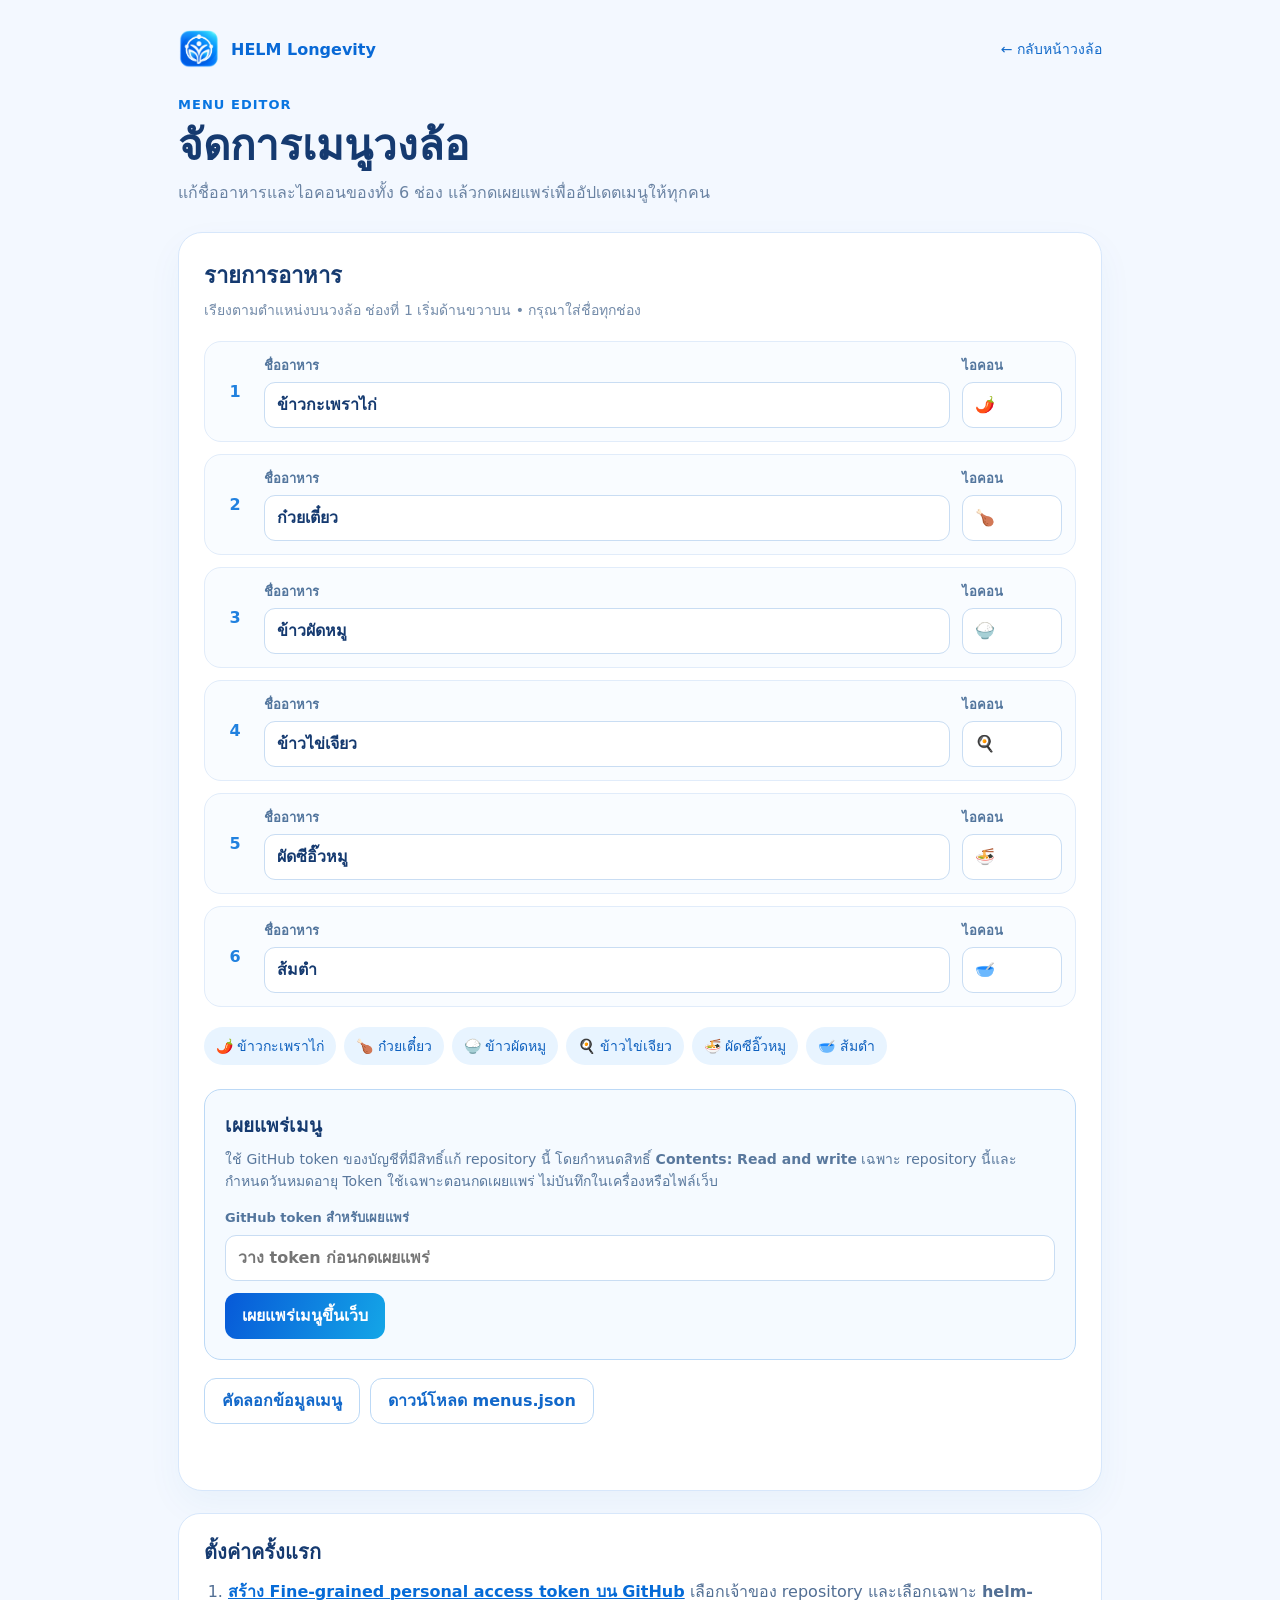
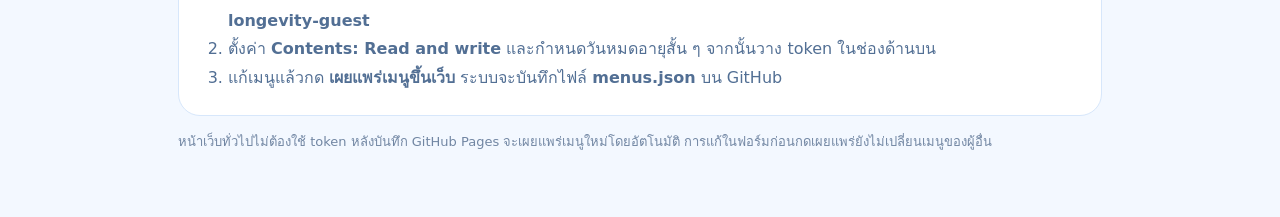
<file: admin.html>
<!doctype html>
<html lang="th">
<head>
  <meta charset="utf-8">
  <meta name="viewport" content="width=device-width, initial-scale=1">
  <meta name="referrer" content="no-referrer">
  <meta http-equiv="Content-Security-Policy" content="default-src 'self'; script-src 'self'; style-src 'self' 'unsafe-inline'; img-src 'self' data:; connect-src 'self' https://api.github.com https://gofive-it-excellence.github.io; base-uri 'none'; form-action 'none'">
  <title>จัดการเมนูวงล้อ • HELM Longevity</title>
  <style>
    :root{font-family:system-ui,-apple-system,"Noto Sans Thai",sans-serif;color:#153a70;background:#f3f8ff}
    *{box-sizing:border-box}body{margin:0}button,input{font:inherit}button{cursor:pointer}
    .shell{max-width:960px;margin:auto;padding:28px 18px 64px}
    header{display:flex;justify-content:space-between;align-items:center;gap:16px;margin-bottom:24px}
    .brand{display:flex;align-items:center;gap:11px;color:#0869d6;font-weight:750;text-decoration:none}.brand img{width:42px;height:42px;object-fit:contain}
    .back{color:#126aca;text-decoration:none;font-size:14px}.eyebrow{font-size:13px;font-weight:750;letter-spacing:.08em;color:#0875e1}
    h1{font-size:clamp(29px,5vw,42px);line-height:1.2;margin:8px 0}.lead{color:#6982a2;line-height:1.7;margin:0 0 25px}
    .card{background:#fff;border:1px solid #d7e7fb;border-radius:24px;padding:25px;box-shadow:0 14px 36px #1f69b40c}
    .card h2{margin:0 0 6px;font-size:22px}.hint{color:#738ba9;font-size:14px;line-height:1.6;margin:0 0 20px}
    .list{display:grid;gap:12px}.row{display:grid;grid-template-columns:34px minmax(0,1fr) 100px;gap:12px;align-items:end;padding:13px;border:1px solid #e1ecfa;border-radius:17px;background:#f9fcff}
    .num{align-self:center;text-align:center;font-weight:800;color:#2181df}.field{display:grid;gap:6px;color:#52759d;font-size:13px;font-weight:650}.field input{width:100%;min-height:46px;padding:8px 12px;border:1px solid #c9ddf3;border-radius:11px;background:#fff;color:#153a70;font-size:16px}.field input:focus{outline:3px solid #cceaff;border-color:#1685eb}
    .preview{display:flex;flex-wrap:wrap;gap:8px;margin:20px 0 24px}.chip{padding:8px 12px;border-radius:999px;background:#e8f4ff;color:#0f61bf;font-size:14px}
    .actions{display:flex;flex-wrap:wrap;gap:10px}.primary,.secondary{min-height:46px;border-radius:12px;padding:9px 17px;font-weight:700}.primary{border:0;background:linear-gradient(110deg,#0759d8,#14a6e7);color:#fff}.secondary{border:1px solid #bcd9f6;background:#fff;color:#1268ca}.primary:hover,.secondary:hover{filter:brightness(.96)}
    button:disabled{opacity:.6;cursor:wait}.publish{margin-top:22px;padding:20px;border:1px solid #bcd9f6;border-radius:17px;background:#f5faff}.publish h3{margin:0 0 8px;font-size:19px}.publish p{margin:0 0 14px;color:#59789d;font-size:14px;line-height:1.6}.publish label{display:grid;gap:7px;color:#52759d;font-size:13px;font-weight:700}.publish input{width:100%;min-height:46px;padding:9px 12px;border:1px solid #c9ddf3;border-radius:11px;background:#fff;color:#153a70;font-size:16px}.publish .primary{margin-top:12px}.publish a{color:#066bd7}
    .status{min-height:25px;color:#0f7b61;font-size:14px;margin:16px 0 0}.status.error{color:#c63d45}
    .steps{margin:22px 0 0;padding:22px 25px;border:1px solid #d7e7fb;border-radius:22px;background:#fff}.steps h2{margin:0 0 10px;font-size:20px}.steps ol{margin:0;padding-left:24px;line-height:1.8;color:#526f94}.steps a{color:#066bd7;font-weight:700}
    .notice{margin:16px 0 0;color:#7186a3;font-size:13px;line-height:1.6}
    @media(max-width:580px){.shell{padding-top:18px}.card{padding:18px}.row{grid-template-columns:24px minmax(0,1fr) 75px;gap:7px;padding:9px}.field input{padding:7px 8px}.actions>*{flex:1}.brand span{font-size:14px}}
  </style>
</head>
<body>
  <div class="shell">
    <header><a class="brand" href="./"><img src="HELM-Longevity-Profile-Icon.png" alt=""><span>HELM Longevity</span></a><a class="back" href="./">← กลับหน้าวงล้อ</a></header>
    <main>
      <span class="eyebrow">MENU EDITOR</span>
      <h1>จัดการเมนูวงล้อ</h1>
      <p class="lead">แก้ชื่ออาหารและไอคอนของทั้ง 6 ช่อง แล้วกดเผยแพร่เพื่ออัปเดตเมนูให้ทุกคน</p>
      <section class="card" aria-labelledby="editor-title">
        <h2 id="editor-title">รายการอาหาร</h2>
        <p class="hint">เรียงตามตำแหน่งบนวงล้อ ช่องที่ 1 เริ่มด้านขวาบน • กรุณาใส่ชื่อทุกช่อง</p>
        <form id="editor-form">
          <div class="list" id="menu-list"></div>
          <div class="preview" id="preview" aria-label="ตัวอย่างรายการบนวงล้อ"></div>
          <div class="publish">
            <h3>เผยแพร่เมนู</h3>
            <p>ใช้ GitHub token ของบัญชีที่มีสิทธิ์แก้ repository นี้ โดยกำหนดสิทธิ์ <strong>Contents: Read and write</strong> เฉพาะ repository นี้และกำหนดวันหมดอายุ Token ใช้เฉพาะตอนกดเผยแพร่ ไม่บันทึกในเครื่องหรือไฟล์เว็บ</p>
            <label for="github-token">GitHub token สำหรับเผยแพร่
              <input id="github-token" type="password" autocomplete="off" autocapitalize="off" spellcheck="false" placeholder="วาง token ก่อนกดเผยแพร่">
            </label>
            <button class="primary" type="button" id="publish">เผยแพร่เมนูขึ้นเว็บ</button>
          </div>
          <div class="actions" style="margin-top:18px"><button class="secondary" type="button" id="copy">คัดลอกข้อมูลเมนู</button><button class="secondary" type="button" id="download">ดาวน์โหลด menus.json</button></div>
          <p class="status" id="status" role="status" aria-live="polite"></p>
        </form>
      </section>
      <section class="steps"><h2>ตั้งค่าครั้งแรก</h2><ol><li><a href="https://github.com/settings/personal-access-tokens/new" target="_blank" rel="noopener noreferrer">สร้าง Fine-grained personal access token บน GitHub</a> เลือกเจ้าของ repository และเลือกเฉพาะ <strong>helm-longevity-guest</strong></li><li>ตั้งค่า <strong>Contents: Read and write</strong> และกำหนดวันหมดอายุสั้น ๆ จากนั้นวาง token ในช่องด้านบน</li><li>แก้เมนูแล้วกด <strong>เผยแพร่เมนูขึ้นเว็บ</strong> ระบบจะบันทึกไฟล์ <strong>menus.json</strong> บน GitHub</li></ol></section>
      <p class="notice">หน้าเว็บทั่วไปไม่ต้องใช้ token หลังบันทึก GitHub Pages จะเผยแพร่เมนูใหม่โดยอัตโนมัติ การแก้ในฟอร์มก่อนกดเผยแพร่ยังไม่เปลี่ยนเมนูของผู้อื่น</p>
    </main>
  </div>
  <script src="admin.js"></script>
</body>
</html>
</file>
